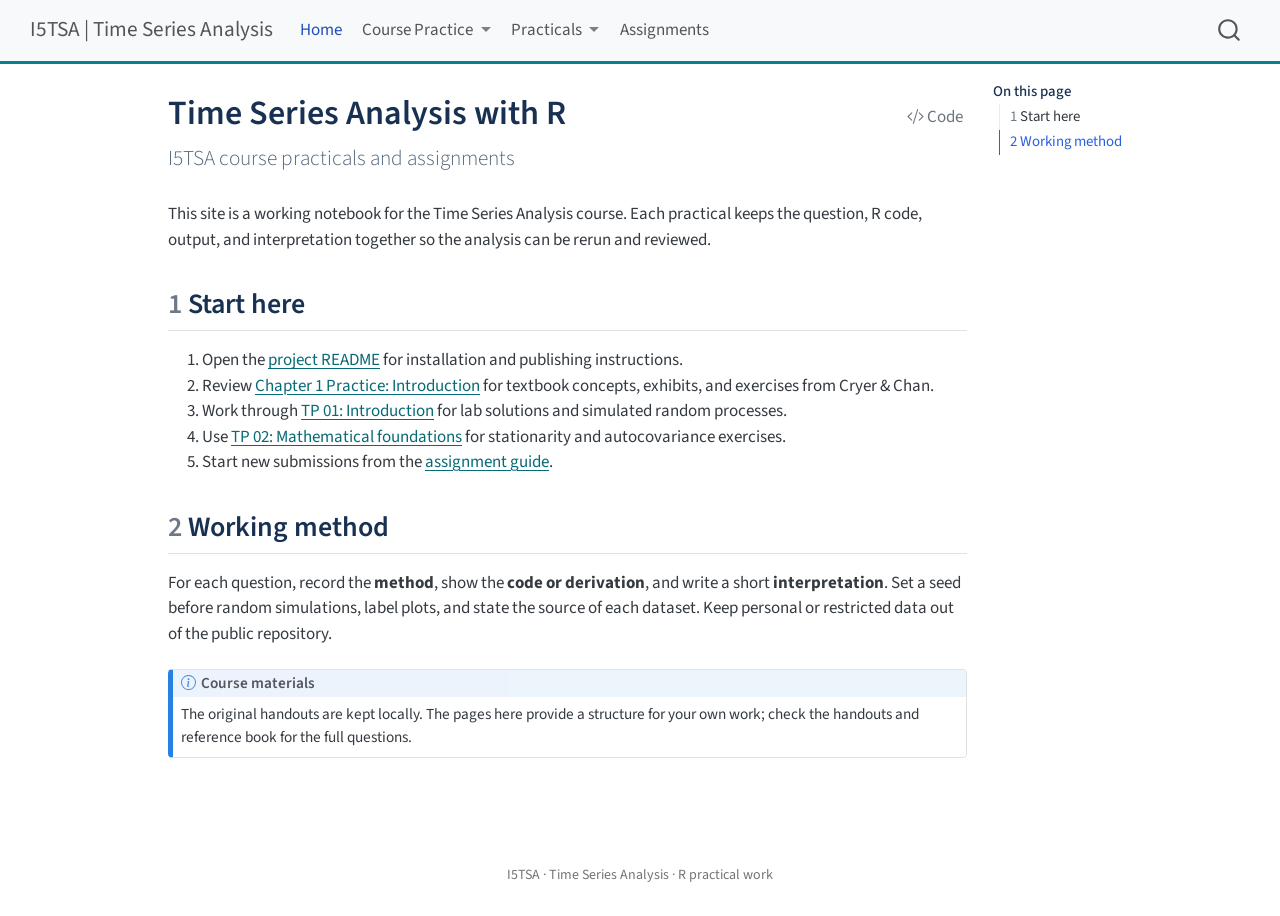
<file: index.html>
<!DOCTYPE html>
<html xmlns="http://www.w3.org/1999/xhtml" lang="en" xml:lang="en"><head>

<meta charset="utf-8">
<meta name="generator" content="quarto-1.11.9">

<meta name="viewport" content="width=device-width, initial-scale=1.0, user-scalable=yes">


<title>Time Series Analysis with R – I5TSA | Time Series Analysis</title>
<style>
/* Default styles provided by pandoc.
** See https://pandoc.org/MANUAL.html#variables-for-html for config info.
*/
span.smallcaps{font-variant: small-caps;}
div.columns{display: flex; gap: 1.5em;}
div.column{flex: auto;}
@media screen {
div.columns{gap: min(4vw, 1.5em);}
div.column{overflow-x: auto;}
}
div.hanging-indent{margin-left: 1.5em; text-indent: -1.5em;}
ul.task-list{list-style: none;}
ul.task-list li input[type="checkbox"] {
  width: 0.8em;
  margin: 0 0.8em 0.2em -1em; /* quarto-specific, see https://github.com/quarto-dev/quarto-cli/issues/4556 */ 
  vertical-align: middle;
}
/* CSS for syntax highlighting */
html { -webkit-text-size-adjust: 100%; }
pre > code.sourceCode { white-space: pre; position: relative; }
pre > code.sourceCode > span { display: inline-block; line-height: 1.25; }
pre > code.sourceCode > span:empty { height: 1.2em; }
.sourceCode { overflow: visible; }
code.sourceCode > span { color: inherit; text-decoration: inherit; }
div.sourceCode { margin: 1em 0; }
pre.sourceCode { margin: 0; }
@media screen {
div.sourceCode { overflow: auto; }
}
@media print {
pre > code.sourceCode { white-space: pre-wrap; }
pre > code.sourceCode > span { text-indent: -5em; padding-left: 5em; }
}
pre.numberSource code
  { counter-reset: source-line 0; }
pre.numberSource code > span
  { position: relative; left: -4em; counter-increment: source-line; }
pre.numberSource code > span > a:first-child::before
  { content: counter(source-line);
    position: relative; left: -1em; text-align: right; vertical-align: baseline;
    border: none; display: inline-block;
    -webkit-touch-callout: none; -webkit-user-select: none;
    -khtml-user-select: none; -moz-user-select: none;
    -ms-user-select: none; user-select: none;
    padding: 0 4px; width: 4em;
  }
pre.numberSource { margin-left: 3em;  padding-left: 4px; }
div.sourceCode
  {   }
@media screen {
pre > code.sourceCode > span > a:first-child::before { text-decoration: underline; }
}
</style>


<script src="site_libs/quarto-nav/quarto-nav.js"></script>
<script src="site_libs/quarto-nav/headroom.min.js"></script>
<script src="site_libs/clipboard/clipboard.min.js"></script>
<script src="site_libs/quarto-search/autocomplete.umd.js"></script>
<script src="site_libs/quarto-search/fuse.min.js"></script>
<script src="site_libs/quarto-search/quarto-search.js"></script>
<meta name="quarto:offset" content="./">
<script src="site_libs/quarto-html/quarto.js" type="module"></script>
<script src="site_libs/quarto-html/tabsets/tabsets.js" type="module"></script>
<script src="site_libs/quarto-html/scrollable-regions/scrollable-regions.js" type="module"></script>
<script src="site_libs/quarto-html/popper.min.js"></script>
<script src="site_libs/quarto-html/tippy.umd.min.js"></script>
<script src="site_libs/quarto-html/anchor.min.js"></script>
<link href="site_libs/quarto-html/tippy.css" rel="stylesheet">
<link href="site_libs/quarto-html/quarto-syntax-highlighting-63b5708e65d6cd79cd7618c58d0c21e7.css" rel="stylesheet" id="quarto-text-highlighting-styles">
<script src="site_libs/bootstrap/bootstrap.min.js"></script>
<link href="site_libs/bootstrap/bootstrap-icons.css" rel="stylesheet">
<link href="site_libs/bootstrap/bootstrap-b0bacdaee50ff9abb97ae013f25660d1.min.css" rel="stylesheet" append-hash="true" id="quarto-bootstrap" data-mode="light">
<script id="quarto-search-options" type="application/json">{
  "location": "navbar",
  "copy-button": false,
  "collapse-after": 3,
  "panel-placement": "end",
  "type": "overlay",
  "limit": 50,
  "keyboard-shortcut": [
    "f",
    "/",
    "s"
  ],
  "show-item-context": false,
  "language": {
    "search-no-results-text": "No results",
    "search-matching-documents-text": "matching documents",
    "search-copy-link-title": "Copy link to search",
    "search-hide-matches-text": "Hide additional matches",
    "search-more-match-text": "more match in this document",
    "search-more-matches-text": "more matches in this document",
    "search-clear-button-title": "Clear",
    "search-text-placeholder": "",
    "search-detached-cancel-button-title": "Cancel",
    "search-submit-button-title": "Submit",
    "search-label": "Search"
  }
}</script>


<link rel="stylesheet" href="styles.css">
</head>

<body class="nav-fixed quarto-light"><a id="quarto-skip-link" class="visually-hidden-focusable" href="#quarto-document-content">Skip to main content</a>

<div id="quarto-search-results"></div>
  <header id="quarto-header" class="headroom fixed-top">
    <nav class="navbar navbar-expand-lg " data-bs-theme="dark" aria-label="Site">
      <div class="navbar-container container-fluid">
      <div class="navbar-brand-container mx-auto">
    <a class="navbar-brand" href="./index.html">
    <span class="navbar-title">I5TSA | Time Series Analysis</span>
    </a>
  </div>
          <button class="navbar-toggler" type="button" data-bs-toggle="collapse" data-bs-target="#navbarCollapse" aria-controls="navbarCollapse" aria-expanded="false" aria-label="Toggle navigation" onclick="if (window.quartoToggleHeadroom) { window.quartoToggleHeadroom(); }">
  <span class="navbar-toggler-icon"></span>
</button>
          <div class="collapse navbar-collapse" id="navbarCollapse">
            <ul class="navbar-nav navbar-nav-scroll me-auto">
  <li class="nav-item">
    <a class="nav-link active" href="./index.html" aria-current="page"> 
<span class="menu-text">Home</span></a>
  </li>  
  <li class="nav-item dropdown ">
    <a class="nav-link dropdown-toggle" href="#" id="nav-menu-course-practice" role="link" data-bs-toggle="dropdown" aria-expanded="false">
 <span class="menu-text">Course Practice</span>
    </a>
    <ul class="dropdown-menu" aria-labelledby="nav-menu-course-practice">    
        <li>
    <a class="dropdown-item" href="./practice/ch01-introduction.html">
 <span class="dropdown-text">Ch 01 · Introduction</span></a>
  </li>  
        <li>
    <a class="dropdown-item" href="./practice/tsa-empirical-ar.html">
 <span class="dropdown-text">Ch 04 · Empirical AR(p) Modeling (Lynx)</span></a>
  </li>  
        <li>
    <a class="dropdown-item" href="./practice/tsa-financial-ar.html">
 <span class="dropdown-text">Ch 05 · Financial AR(p) Modeling (EuStockMarkets)</span></a>
  </li>  
        <li>
    <a class="dropdown-item" href="./practice/Gold_Price_Forecasting.html">
 <span class="dropdown-text">Gold Price Forecasting (5 Models)</span></a>
  </li>  
    </ul>
  </li>
  <li class="nav-item dropdown ">
    <a class="nav-link dropdown-toggle" href="#" id="nav-menu-practicals" role="link" data-bs-toggle="dropdown" aria-expanded="false">
 <span class="menu-text">Practicals</span>
    </a>
    <ul class="dropdown-menu" aria-labelledby="nav-menu-practicals">    
        <li>
    <a class="dropdown-item" href="./TP01/tp01.html">
 <span class="dropdown-text">TP 01 · Introduction</span></a>
  </li>  
        <li>
    <a class="dropdown-item" href="./TP02/tp02.html">
 <span class="dropdown-text">TP 02 · Mathematical foundations</span></a>
  </li>  
    </ul>
  </li>
  <li class="nav-item">
    <a class="nav-link" href="./assignments/index.html"> 
<span class="menu-text">Assignments</span></a>
  </li>  
</ul>
          </div> <!-- /navcollapse -->
            <div class="quarto-navbar-tools">
</div>
            <div id="quarto-search" class="" title="Search"></div>
      </div> <!-- /container-fluid -->
    </nav>
</header>
<!-- content -->
<div id="quarto-content" class="quarto-container page-columns page-rows-contents page-layout-article page-navbar">
<!-- sidebar -->
<!-- margin-sidebar -->
    <div id="quarto-margin-sidebar" class="sidebar margin-sidebar">
        <nav id="TOC" role="doc-toc" aria-labelledby="toc-title" class="toc-active">
    <h2 id="toc-title">On this page</h2>
   
  <ul>
  <li><a href="#start-here" id="toc-start-here" class="nav-link active" data-scroll-target="#start-here"><span class="header-section-number">1</span> Start here</a></li>
  <li><a href="#working-method" id="toc-working-method" class="nav-link" data-scroll-target="#working-method"><span class="header-section-number">2</span> Working method</a></li>
  </ul>
</nav>
    </div>
<!-- main -->
<main class="content" id="quarto-document-content" tabindex="-1">

<header id="title-block-header" class="quarto-title-block default">
<div class="quarto-title">
<div class="quarto-title-block"><div><h1 class="title">Time Series Analysis with R</h1><button type="button" class="btn code-tools-button" id="quarto-code-tools-source"><i class="bi"></i> Code</button></div></div>
<p class="subtitle lead">I5TSA course practicals and assignments</p>
</div>



<div class="quarto-title-meta">

    
  
    
  </div>
  


</header>


<p>This site is a working notebook for the Time Series Analysis course. Each practical keeps the question, R code, output, and interpretation together so the analysis can be rerun and reviewed.</p>
<section id="start-here" class="level2" data-number="1">
<h2 data-number="1" class="anchored" data-anchor-id="start-here"><span class="header-section-number">1</span> Start here</h2>
<ol type="1">
<li>Open the <a href="README.md">project README</a> for installation and publishing instructions.</li>
<li>Review <a href="./practice/ch01-introduction.html">Chapter 1 Practice: Introduction</a> for textbook concepts, exhibits, and exercises from Cryer &amp; Chan.</li>
<li>Work through <a href="./TP01/tp01.html">TP 01: Introduction</a> for lab solutions and simulated random processes.</li>
<li>Use <a href="./TP02/tp02.html">TP 02: Mathematical foundations</a> for stationarity and autocovariance exercises.</li>
<li>Start new submissions from the <a href="./assignments/index.html">assignment guide</a>.</li>
</ol>
</section>
<section id="working-method" class="level2" data-number="2">
<h2 data-number="2" class="anchored" data-anchor-id="working-method"><span class="header-section-number">2</span> Working method</h2>
<p>For each question, record the <strong>method</strong>, show the <strong>code or derivation</strong>, and write a short <strong>interpretation</strong>. Set a seed before random simulations, label plots, and state the source of each dataset. Keep personal or restricted data out of the public repository.</p>
<div class="callout callout-style-default callout-note callout-titled">
<div class="callout-header d-flex align-content-center">
<div class="callout-icon-container">
<i class="callout-icon"></i>
</div>
<div class="callout-title-container flex-fill">
<span class="screen-reader-only">Note</span>Course materials
</div>
</div>
<div class="callout-body-container callout-body">
<p>The original handouts are kept locally. The pages here provide a structure for your own work; check the handouts and reference book for the full questions.</p>
</div>
</div>


<!-- -->

</section>

</main> <!-- /main -->
<script id="quarto-html-after-body" type="application/javascript">
  window.document.addEventListener("DOMContentLoaded", function (event) {
    const icon = "";
    const anchorJS = new window.AnchorJS();
    anchorJS.options = {
      placement: 'right',
      icon: icon
    };
    anchorJS.add('.anchored');
    const isCodeAnnotation = (el) => {
      for (const clz of el.classList) {
        if (clz.startsWith('code-annotation-')) {                     
          return true;
        }
      }
      return false;
    }
    const onCopySuccess = function(e) {
      // button target
      const button = e.trigger;
      // don't keep focus
      button.blur();
      // flash "checked"
      button.classList.add('code-copy-button-checked');
      var currentTitle = button.getAttribute("title");
      button.setAttribute("title", "Copied!");
      let tooltip;
      if (window.bootstrap) {
        button.setAttribute("data-bs-toggle", "tooltip");
        button.setAttribute("data-bs-placement", "left");
        button.setAttribute("data-bs-title", "Copied!");
        tooltip = new bootstrap.Tooltip(button, 
          { trigger: "manual", 
            customClass: "code-copy-button-tooltip",
            offset: [0, -8]});
        tooltip.show();    
      }
      setTimeout(function() {
        if (tooltip) {
          tooltip.hide();
          button.removeAttribute("data-bs-title");
          button.removeAttribute("data-bs-toggle");
          button.removeAttribute("data-bs-placement");
        }
        button.setAttribute("title", currentTitle);
        button.classList.remove('code-copy-button-checked');
      }, 1000);
      // clear code selection
      e.clearSelection();
    }
    const getTextToCopy = function(trigger) {
      const outerScaffold = trigger.parentElement.cloneNode(true);
      const codeEl = outerScaffold.querySelector('code');
      for (const childEl of codeEl.children) {
        if (isCodeAnnotation(childEl)) {
          childEl.remove();
        }
      }
      return codeEl.innerText;
    }
    const clipboard = new window.ClipboardJS('.code-copy-button:not([data-in-quarto-modal])', {
      text: getTextToCopy
    });
    clipboard.on('success', onCopySuccess);
    if (window.document.getElementById('quarto-embedded-source-code-modal')) {
      const clipboardModal = new window.ClipboardJS('.code-copy-button[data-in-quarto-modal]', {
        text: getTextToCopy,
        container: window.document.getElementById('quarto-embedded-source-code-modal')
      });
      clipboardModal.on('success', onCopySuccess);
    }
    const viewSource = window.document.getElementById('quarto-view-source') ||
                       window.document.getElementById('quarto-code-tools-source');
    if (viewSource) {
      const sourceUrl = viewSource.getAttribute("data-quarto-source-url");
      viewSource.addEventListener("click", function(e) {
        if (sourceUrl) {
          // rstudio viewer pane
          if (/\bcapabilities=\b/.test(window.location)) {
            window.open(sourceUrl);
          } else {
            window.location.href = sourceUrl;
          }
        } else {
          const modal = new bootstrap.Modal(document.getElementById('quarto-embedded-source-code-modal'));
          modal.show();
        }
        return false;
      });
    }
    function toggleCodeHandler(show) {
      return function(e) {
        const cellDetails = window.document.querySelectorAll(".cell details.code-fold");
        for (let i=0; i<cellDetails.length; i++) {
          const details = cellDetails[i];
          if (show) {
            details.open = true;
          } else {
            details.removeAttribute("open");
          }
        }
        const cellCodeDivs = window.document.querySelectorAll(".cell div.sourceCode.cell-code");
        const fromCls = show ? "hidden" : "unhidden";
        const toCls = show ? "unhidden" : "hidden";
        for (let i=0; i<cellCodeDivs.length; i++) {
          const codeDiv = cellCodeDivs[i];
          if (codeDiv.classList.contains(fromCls)) {
            codeDiv.classList.remove(fromCls);
            codeDiv.classList.add(toCls);
          } 
        }
        return false;
      }
    }
    const hideAllCode = window.document.getElementById("quarto-hide-all-code");
    if (hideAllCode) {
      hideAllCode.addEventListener("click", toggleCodeHandler(false));
    }
    const showAllCode = window.document.getElementById("quarto-show-all-code");
    if (showAllCode) {
      showAllCode.addEventListener("click", toggleCodeHandler(true));
    }
      var localhostRegex = new RegExp(/^(?:http|https):\/\/localhost\:?[0-9]*\//);
      var mailtoRegex = new RegExp(/^mailto:/);
        var filterRegex = new RegExp('/' + window.location.host + '/');
      const newWindowLabel = "(opens in a new tab)";
      const newWindowNoteId = "quarto-ext-newwindow-label";
      // Links reference one hidden label through aria-describedby, so the
      // announcement never changes their accessible name.
      var describeNewWindow = (link) => {
        if (!window.document.getElementById(newWindowNoteId)) {
          var newWindowNote = window.document.createElement("span");
          newWindowNote.id = newWindowNoteId;
          newWindowNote.hidden = true;
          newWindowNote.textContent = newWindowLabel;
          window.document.body.appendChild(newWindowNote);
        }
        var describedBy = (link.getAttribute("aria-describedby") || "").split(/\s+/).filter(Boolean);
        if (!describedBy.includes(newWindowNoteId)) {
          describedBy.push(newWindowNoteId);
          link.setAttribute("aria-describedby", describedBy.join(" "));
        }
      }
      var isInternal = (href) => {
          return filterRegex.test(href) || localhostRegex.test(href) || mailtoRegex.test(href);
      }
      // Inspect non-navigation links and adorn them if external
      window.quartoDecorateExternalLinks = function (root) {
     var links = (root || window.document).querySelectorAll('a[href]:not(.nav-link):not(.navbar-brand):not(.toc-action):not(.sidebar-link):not(.sidebar-item-toggle):not(.pagination-link):not(.no-external):not([aria-hidden]):not(.dropdown-item):not(.quarto-navigation-tool):not(.about-link)');
      for (var i=0; i<links.length; i++) {
        const link = links[i];
        if (!isInternal(link.href)) {
          // undo the damage that might have been done by quarto-nav.js in the case of
          // links that we want to consider external
          if (link.dataset.originalHref !== undefined) {
            link.href = link.dataset.originalHref;
          }
            // target, if specified
            link.setAttribute("target", "_blank");
            if (link.getAttribute("rel") === null) {
              link.setAttribute("rel", "noopener");
            }
            describeNewWindow(link);
          if (!link.classList.contains('no-external-icon')) {
          }
        }
      }
      };
      window.quartoDecorateExternalLinks(window.document);
    // Esc closes the popup (WCAG 1.4.13) and focus leaving both trigger and
    // popup closes it (WCAG 2.4.11); tippy handles neither for interactive popups.
    const hideOnEscAndFocusOut = {
      name: 'hideOnEscAndFocusOut',
      defaultValue: true,
      fn(instance) {
        const dismiss = () => {
          // A show scheduled by the trigger delay would otherwise reopen it
          instance.clearDelayTimeouts();
          instance.hide();
        };
        const onKeyDown = (event) => {
          if (event.key !== 'Escape') {
            return;
          }
          // Keep Esc from also reaching page handlers (e.g. reveal.js overview),
          // except an open reveal.js slide menu, which Esc should close too.
          // The menu handles keys only when its keyboard option is on.
          const menuHandlesEsc = window.Reveal?.getPlugin?.('menu')?.isOpen() &&
            window.Reveal.getConfig().menu?.keyboard !== false;
          if (!menuHandlesEsc) {
            event.stopPropagation();
          }
          if (instance.popper.contains(window.document.activeElement)) {
            // Disabled while refocusing so the focus trigger does not reopen it
            instance.disable();
            instance.reference.focus();
            instance.enable();
          }
          dismiss();
        };
        const onFocusOut = (event) => {
          const target = event.relatedTarget;
          if (target && !instance.reference.contains(target) &&
              !instance.popper.contains(target)) {
            dismiss();
          }
        };
        // On the trigger too: a click trigger (code-annotations: select) has no
        // blur handling. Attached for the instance's lifetime so leaving the
        // trigger also cancels a show still pending on the trigger delay.
        instance.reference.addEventListener('focusout', onFocusOut);
        return {
          onShow() {
            window.document.addEventListener('keydown', onKeyDown, true);
            instance.popper.addEventListener('focusout', onFocusOut);
          },
          onHide() {
            window.document.removeEventListener('keydown', onKeyDown, true);
            instance.popper.removeEventListener('focusout', onFocusOut);
          },
          onDestroy() {
            instance.reference.removeEventListener('focusout', onFocusOut);
          },
        };
      },
    };
    function tippyHover(el, contentFn, onTriggerFn, onUntriggerFn) {
      const config = {
        allowHTML: true,
        maxWidth: 500,
        delay: 100,
        arrow: false,
        appendTo: function(el) {
            return el.parentElement;
        },
        interactive: true,
        interactiveBorder: 10,
        theme: 'quarto',
        placement: 'bottom-start',
        plugins: [hideOnEscAndFocusOut],
      };
      if (contentFn) {
        config.content = contentFn;
      }
      if (onTriggerFn) {
        config.onTrigger = onTriggerFn;
      }
      if (onUntriggerFn) {
        config.onUntrigger = onUntriggerFn;
      }
      window.tippy(el, config); 
    }
    const noterefs = window.document.querySelectorAll('a[role="doc-noteref"]');
    for (var i=0; i<noterefs.length; i++) {
      const ref = noterefs[i];
      tippyHover(ref, function() {
        // use id or data attribute instead here
        let href = ref.getAttribute('data-footnote-href') || ref.getAttribute('href');
        try { href = new URL(href).hash; } catch {}
        const id = href.replace(/^#\/?/, "");
        const note = window.document.getElementById(id);
        if (note) {
          return note.innerHTML;
        } else {
          return "";
        }
      });
    }
    const xrefs = window.document.querySelectorAll('a.quarto-xref');
    const processXRef = (id, note) => {
      // Strip column container classes
      const stripColumnClz = (el) => {
        el.classList.remove("page-full", "page-columns");
        if (el.children) {
          for (const child of el.children) {
            stripColumnClz(child);
          }
        }
      }
      stripColumnClz(note)
      if (id === null || id.startsWith('sec-')) {
        // Special case sections, only their first couple elements
        const container = document.createElement("div");
        if (note.children && note.children.length > 2) {
          container.appendChild(note.children[0].cloneNode(true));
          for (let i = 1; i < note.children.length; i++) {
            const child = note.children[i];
            if (child.tagName === "P" && child.innerText === "") {
              continue;
            } else {
              container.appendChild(child.cloneNode(true));
              break;
            }
          }
          if (window.Quarto?.typesetMath) {
            window.Quarto.typesetMath(container);
          }
          return container.innerHTML
        } else {
          if (window.Quarto?.typesetMath) {
            window.Quarto.typesetMath(note);
          }
          return note.innerHTML;
        }
      } else {
        // Remove any anchor links if they are present
        const anchorLink = note.querySelector('a.anchorjs-link');
        if (anchorLink) {
          anchorLink.remove();
        }
        if (window.Quarto?.typesetMath) {
          window.Quarto.typesetMath(note);
        }
        if (note.classList.contains("callout")) {
          return note.outerHTML;
        } else {
          return note.innerHTML;
        }
      }
    }
    for (var i=0; i<xrefs.length; i++) {
      const xref = xrefs[i];
      tippyHover(xref, undefined, function(instance) {
        instance.disable();
        let url = xref.getAttribute('href');
        let hash = undefined; 
        if (url.startsWith('#')) {
          hash = url;
        } else {
          try { hash = new URL(url).hash; } catch {}
        }
        if (hash) {
          const id = hash.replace(/^#\/?/, "");
          const note = window.document.getElementById(id);
          if (note !== null) {
            try {
              const html = processXRef(id, note.cloneNode(true));
              instance.setContent(html);
            } finally {
              instance.enable();
              instance.show();
            }
          } else {
            // See if we can fetch this
            fetch(url.split('#')[0])
            .then(res => res.text())
            .then(html => {
              const parser = new DOMParser();
              const htmlDoc = parser.parseFromString(html, "text/html");
              const note = htmlDoc.getElementById(id);
              if (note !== null) {
                const html = processXRef(id, note);
                instance.setContent(html);
              } 
            }).finally(() => {
              instance.enable();
              instance.show();
            });
          }
        } else {
          // See if we can fetch a full url (with no hash to target)
          // This is a special case and we should probably do some content thinning / targeting
          fetch(url)
          .then(res => res.text())
          .then(html => {
            const parser = new DOMParser();
            const htmlDoc = parser.parseFromString(html, "text/html");
            const note = htmlDoc.querySelector('main.content');
            if (note !== null) {
              // This should only happen for chapter cross references
              // (since there is no id in the URL)
              // remove the first header
              if (note.children.length > 0 && note.children[0].tagName === "HEADER") {
                note.children[0].remove();
              }
              const html = processXRef(null, note);
              instance.setContent(html);
            } 
          }).finally(() => {
            instance.enable();
            instance.show();
          });
        }
      }, function(instance) {
      });
    }
        let selectedAnnoteEl;
        const selectorForAnnotation = ( cell, annotation) => {
          let cellAttr = 'data-code-cell="' + cell + '"';
          let lineAttr = 'data-code-annotation="' +  annotation + '"';
          const selector = 'span[' + cellAttr + '][' + lineAttr + ']';
          return selector;
        }
        const selectCodeLines = (annoteEl) => {
          const doc = window.document;
          const targetCell = annoteEl.getAttribute("data-target-cell");
          const targetAnnotation = annoteEl.getAttribute("data-target-annotation");
          const annoteSpan = window.document.querySelector(selectorForAnnotation(targetCell, targetAnnotation));
          const lines = annoteSpan.getAttribute("data-code-lines").split(",");
          const lineIds = lines.map((line) => {
            return targetCell + "-" + line;
          })
          // Each band is positioned against its own containing block, which is
          // not the offsetParent of the lines, so place it from client rects.
          const placeBand = (band, firstEl, lastEl, codeBlock) => {
            const container = band.offsetParent;
            if (container === null) {
              return;
            }
            const containerRect = container.getBoundingClientRect();
            // Reveal.js scales slides with a transform, so convert client
            // pixels back to the CSS pixels of the container.
            const scale = containerRect.height / container.offsetHeight || 1;
            const firstRect = firstEl.getBoundingClientRect();
            const lastRect = lastEl.getBoundingClientRect();
            const top = (firstRect.top - containerRect.top) / scale - container.clientTop + container.scrollTop;
            const height = (lastRect.bottom - firstRect.top) / scale;
            band.style.top = top - 2 + "px";
            band.style.height = height + 4 + "px";
            if (codeBlock) {
              // Without the copy button wrapper, the containing block is wider
              // than the code block, so span the code block explicitly.
              const blockRect = codeBlock.getBoundingClientRect();
              band.style.left = (blockRect.left - containerRect.left) / scale - container.clientLeft + container.scrollLeft + "px";
              band.style.width = blockRect.width / scale + "px";
            }
          };
          if (lineIds.length > 0) {
            const el = window.document.getElementById(lineIds[0]);
            const lastEl = window.document.getElementById(lineIds[lineIds.length - 1]);
            const parent = el.parentElement.parentElement;
            // cook up a div (if necessary) and position it
            let div = window.document.getElementById("code-annotation-line-highlight");
            if (div === null) {
              div = window.document.createElement("div");
              div.setAttribute("id", "code-annotation-line-highlight");
              div.style.position = 'absolute';
              parent.appendChild(div);
            }
            placeBand(div, el, lastEl, parent.closest("div.sourceCode") || parent);
            let gutterDiv = window.document.getElementById("code-annotation-line-highlight-gutter");
            if (gutterDiv === null) {
              gutterDiv = window.document.createElement("div");
              gutterDiv.setAttribute("id", "code-annotation-line-highlight-gutter");
              gutterDiv.style.position = 'absolute';
              const codeCell = window.document.getElementById(targetCell);
              const gutter = codeCell.querySelector('.code-annotation-gutter');
              gutter.appendChild(gutterDiv);
            }
            placeBand(gutterDiv, el, lastEl);
            selectedAnnoteEl = annoteEl;
          }
        };
        const unselectCodeLines = () => {
          const elementsIds = ["code-annotation-line-highlight", "code-annotation-line-highlight-gutter"];
          elementsIds.forEach((elId) => {
            const div = window.document.getElementById(elId);
            if (div) {
              div.remove();
            }
          });
          selectedAnnoteEl = undefined;
        };
          // Handle positioning of the toggle
      window.addEventListener(
        "resize",
        throttle(() => {
          elRect = undefined;
          if (selectedAnnoteEl) {
            selectCodeLines(selectedAnnoteEl);
          }
        }, 10)
      );
      function throttle(fn, ms) {
      let throttle = false;
      let timer;
        return (...args) => {
          if(!throttle) { // first call gets through
              fn.apply(this, args);
              throttle = true;
          } else { // all the others get throttled
              if(timer) clearTimeout(timer); // cancel #2
              timer = setTimeout(() => {
                fn.apply(this, args);
                timer = throttle = false;
              }, ms);
          }
        };
      }
        // Attach click handler to the DT
        const annoteDls = window.document.querySelectorAll('dt[data-target-cell]');
        for (const annoteDlNode of annoteDls) {
          annoteDlNode.addEventListener('click', (event) => {
            const clickedEl = event.target;
            if (clickedEl !== selectedAnnoteEl) {
              unselectCodeLines();
              const activeEl = window.document.querySelector('dt[data-target-cell].code-annotation-active');
              if (activeEl) {
                activeEl.classList.remove('code-annotation-active');
              }
              selectCodeLines(clickedEl);
              clickedEl.classList.add('code-annotation-active');
            } else {
              // Unselect the line
              unselectCodeLines();
              clickedEl.classList.remove('code-annotation-active');
            }
          });
        }
    const findCites = (el) => {
      const parentEl = el.parentElement;
      if (parentEl) {
        const cites = parentEl.dataset.cites;
        if (cites) {
          return {
            el,
            cites: cites.split(' ')
          };
        } else {
          return findCites(el.parentElement)
        }
      } else {
        return undefined;
      }
    };
    var bibliorefs = window.document.querySelectorAll('a[role="doc-biblioref"]');
    for (var i=0; i<bibliorefs.length; i++) {
      const ref = bibliorefs[i];
      const citeInfo = findCites(ref);
      if (citeInfo) {
        tippyHover(citeInfo.el, function() {
          var popup = window.document.createElement('div');
          citeInfo.cites.forEach(function(cite) {
            var citeDiv = window.document.createElement('div');
            citeDiv.classList.add('hanging-indent');
            citeDiv.classList.add('csl-entry');
            var biblioDiv = window.document.getElementById('ref-' + cite);
            if (biblioDiv) {
              citeDiv.innerHTML = biblioDiv.innerHTML;
            }
            popup.appendChild(citeDiv);
          });
          return popup.innerHTML;
        });
      }
    }
  });
  </script>
  <script type="application/javascript">
  window.quartoScrollableRegionsLabels = {"code":"Scrollable code","output":"Scrollable output"};
  </script><div class="modal fade" id="quarto-embedded-source-code-modal" tabindex="-1" aria-labelledby="quarto-embedded-source-code-modal-label" aria-hidden="true"><div class="modal-dialog modal-dialog-scrollable"><div class="modal-content"><div class="modal-header"><h5 class="modal-title" id="quarto-embedded-source-code-modal-label">Source Code</h5><button class="btn-close" data-bs-dismiss="modal"></button></div><div class="modal-body"><div class="">
<div class="code-copy-outer-scaffold"><div class="sourceCode" id="cb1" data-shortcodes="false"><pre class="sourceCode markdown code-with-copy"><code class="sourceCode markdown"><span id="cb1-1"><a href="#cb1-1" aria-hidden="true" tabindex="-1"></a><span class="co">---</span></span>
<span id="cb1-2"><a href="#cb1-2" aria-hidden="true" tabindex="-1"></a><span class="an">title:</span><span class="co"> "Time Series Analysis with R"</span></span>
<span id="cb1-3"><a href="#cb1-3" aria-hidden="true" tabindex="-1"></a><span class="an">subtitle:</span><span class="co"> "I5TSA course practicals and assignments"</span></span>
<span id="cb1-4"><a href="#cb1-4" aria-hidden="true" tabindex="-1"></a><span class="co">---</span></span>
<span id="cb1-5"><a href="#cb1-5" aria-hidden="true" tabindex="-1"></a></span>
<span id="cb1-6"><a href="#cb1-6" aria-hidden="true" tabindex="-1"></a>This site is a working notebook for the Time Series Analysis course. Each practical keeps the question, R code, output, and interpretation together so the analysis can be rerun and reviewed.</span>
<span id="cb1-7"><a href="#cb1-7" aria-hidden="true" tabindex="-1"></a></span>
<span id="cb1-8"><a href="#cb1-8" aria-hidden="true" tabindex="-1"></a><span class="fu">## Start here</span></span>
<span id="cb1-9"><a href="#cb1-9" aria-hidden="true" tabindex="-1"></a></span>
<span id="cb1-10"><a href="#cb1-10" aria-hidden="true" tabindex="-1"></a><span class="ss">1. </span>Open the <span class="co">[</span><span class="ot">project README</span><span class="co">](README.md)</span> for installation and publishing instructions.</span>
<span id="cb1-11"><a href="#cb1-11" aria-hidden="true" tabindex="-1"></a><span class="ss">2. </span>Review <span class="co">[</span><span class="ot">Chapter 1 Practice: Introduction</span><span class="co">](practice/ch01-introduction.qmd)</span> for textbook concepts, exhibits, and exercises from Cryer &amp; Chan.</span>
<span id="cb1-12"><a href="#cb1-12" aria-hidden="true" tabindex="-1"></a><span class="ss">3. </span>Work through <span class="co">[</span><span class="ot">TP 01: Introduction</span><span class="co">](TP01/tp01.qmd)</span> for lab solutions and simulated random processes.</span>
<span id="cb1-13"><a href="#cb1-13" aria-hidden="true" tabindex="-1"></a><span class="ss">4. </span>Use <span class="co">[</span><span class="ot">TP 02: Mathematical foundations</span><span class="co">](TP02/tp02.qmd)</span> for stationarity and autocovariance exercises.</span>
<span id="cb1-14"><a href="#cb1-14" aria-hidden="true" tabindex="-1"></a><span class="ss">5. </span>Start new submissions from the <span class="co">[</span><span class="ot">assignment guide</span><span class="co">](assignments/index.qmd)</span>.</span>
<span id="cb1-15"><a href="#cb1-15" aria-hidden="true" tabindex="-1"></a></span>
<span id="cb1-16"><a href="#cb1-16" aria-hidden="true" tabindex="-1"></a><span class="fu">## Working method</span></span>
<span id="cb1-17"><a href="#cb1-17" aria-hidden="true" tabindex="-1"></a></span>
<span id="cb1-18"><a href="#cb1-18" aria-hidden="true" tabindex="-1"></a>For each question, record the **method**, show the **code or derivation**, and write a short **interpretation**. Set a seed before random simulations, label plots, and state the source of each dataset. Keep personal or restricted data out of the public repository.</span>
<span id="cb1-19"><a href="#cb1-19" aria-hidden="true" tabindex="-1"></a></span>
<span id="cb1-20"><a href="#cb1-20" aria-hidden="true" tabindex="-1"></a>::: {.callout-note}</span>
<span id="cb1-21"><a href="#cb1-21" aria-hidden="true" tabindex="-1"></a><span class="fu">## Course materials</span></span>
<span id="cb1-22"><a href="#cb1-22" aria-hidden="true" tabindex="-1"></a></span>
<span id="cb1-23"><a href="#cb1-23" aria-hidden="true" tabindex="-1"></a>The original handouts are kept locally. The pages here provide a structure for your own work; check the handouts and reference book for the full questions.</span>
<span id="cb1-24"><a href="#cb1-24" aria-hidden="true" tabindex="-1"></a>:::</span></code></pre></div><button title="Copy to Clipboard" class="code-copy-button" data-in-quarto-modal=""><i class="bi"></i></button></div>
</div></div></div></div></div>
</div> <!-- /content -->
<footer class="footer">
  <div class="nav-footer">
    <div class="nav-footer-left">
      &nbsp;
    </div>   
    <div class="nav-footer-center">
<p>I5TSA · Time Series Analysis · R practical work</p>
</div>
    <div class="nav-footer-right">
      &nbsp;
    </div>
  </div>
</footer>




</body></html>
</file>
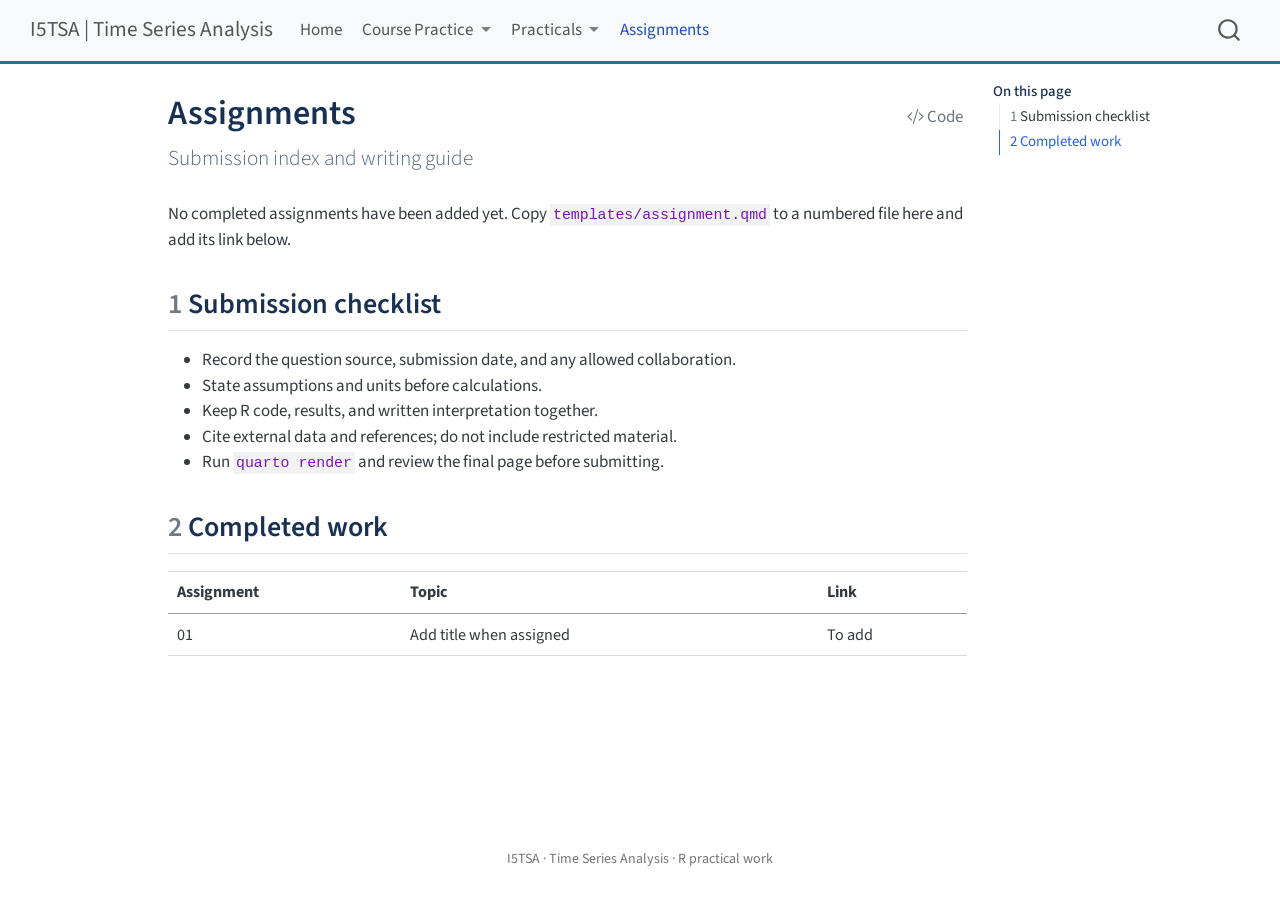
<file: assignments/index.html>
<!DOCTYPE html>
<html xmlns="http://www.w3.org/1999/xhtml" lang="en" xml:lang="en"><head>

<meta charset="utf-8">
<meta name="generator" content="quarto-1.11.9">

<meta name="viewport" content="width=device-width, initial-scale=1.0, user-scalable=yes">


<title>Assignments – I5TSA | Time Series Analysis</title>
<style>
/* Default styles provided by pandoc.
** See https://pandoc.org/MANUAL.html#variables-for-html for config info.
*/
span.smallcaps{font-variant: small-caps;}
div.columns{display: flex; gap: 1.5em;}
div.column{flex: auto;}
@media screen {
div.columns{gap: min(4vw, 1.5em);}
div.column{overflow-x: auto;}
}
div.hanging-indent{margin-left: 1.5em; text-indent: -1.5em;}
ul.task-list{list-style: none;}
ul.task-list li input[type="checkbox"] {
  width: 0.8em;
  margin: 0 0.8em 0.2em -1em; /* quarto-specific, see https://github.com/quarto-dev/quarto-cli/issues/4556 */ 
  vertical-align: middle;
}
/* CSS for syntax highlighting */
html { -webkit-text-size-adjust: 100%; }
pre > code.sourceCode { white-space: pre; position: relative; }
pre > code.sourceCode > span { display: inline-block; line-height: 1.25; }
pre > code.sourceCode > span:empty { height: 1.2em; }
.sourceCode { overflow: visible; }
code.sourceCode > span { color: inherit; text-decoration: inherit; }
div.sourceCode { margin: 1em 0; }
pre.sourceCode { margin: 0; }
@media screen {
div.sourceCode { overflow: auto; }
}
@media print {
pre > code.sourceCode { white-space: pre-wrap; }
pre > code.sourceCode > span { text-indent: -5em; padding-left: 5em; }
}
pre.numberSource code
  { counter-reset: source-line 0; }
pre.numberSource code > span
  { position: relative; left: -4em; counter-increment: source-line; }
pre.numberSource code > span > a:first-child::before
  { content: counter(source-line);
    position: relative; left: -1em; text-align: right; vertical-align: baseline;
    border: none; display: inline-block;
    -webkit-touch-callout: none; -webkit-user-select: none;
    -khtml-user-select: none; -moz-user-select: none;
    -ms-user-select: none; user-select: none;
    padding: 0 4px; width: 4em;
  }
pre.numberSource { margin-left: 3em;  padding-left: 4px; }
div.sourceCode
  {   }
@media screen {
pre > code.sourceCode > span > a:first-child::before { text-decoration: underline; }
}
</style>


<script src="../site_libs/quarto-nav/quarto-nav.js"></script>
<script src="../site_libs/quarto-nav/headroom.min.js"></script>
<script src="../site_libs/clipboard/clipboard.min.js"></script>
<script src="../site_libs/quarto-search/autocomplete.umd.js"></script>
<script src="../site_libs/quarto-search/fuse.min.js"></script>
<script src="../site_libs/quarto-search/quarto-search.js"></script>
<meta name="quarto:offset" content="../">
<script src="../site_libs/quarto-html/quarto.js" type="module"></script>
<script src="../site_libs/quarto-html/tabsets/tabsets.js" type="module"></script>
<script src="../site_libs/quarto-html/scrollable-regions/scrollable-regions.js" type="module"></script>
<script src="../site_libs/quarto-html/popper.min.js"></script>
<script src="../site_libs/quarto-html/tippy.umd.min.js"></script>
<script src="../site_libs/quarto-html/anchor.min.js"></script>
<link href="../site_libs/quarto-html/tippy.css" rel="stylesheet">
<link href="../site_libs/quarto-html/quarto-syntax-highlighting-63b5708e65d6cd79cd7618c58d0c21e7.css" rel="stylesheet" id="quarto-text-highlighting-styles">
<script src="../site_libs/bootstrap/bootstrap.min.js"></script>
<link href="../site_libs/bootstrap/bootstrap-icons.css" rel="stylesheet">
<link href="../site_libs/bootstrap/bootstrap-b0bacdaee50ff9abb97ae013f25660d1.min.css" rel="stylesheet" append-hash="true" id="quarto-bootstrap" data-mode="light">
<script id="quarto-search-options" type="application/json">{
  "location": "navbar",
  "copy-button": false,
  "collapse-after": 3,
  "panel-placement": "end",
  "type": "overlay",
  "limit": 50,
  "keyboard-shortcut": [
    "f",
    "/",
    "s"
  ],
  "show-item-context": false,
  "language": {
    "search-no-results-text": "No results",
    "search-matching-documents-text": "matching documents",
    "search-copy-link-title": "Copy link to search",
    "search-hide-matches-text": "Hide additional matches",
    "search-more-match-text": "more match in this document",
    "search-more-matches-text": "more matches in this document",
    "search-clear-button-title": "Clear",
    "search-text-placeholder": "",
    "search-detached-cancel-button-title": "Cancel",
    "search-submit-button-title": "Submit",
    "search-label": "Search"
  }
}</script>


<link rel="stylesheet" href="../styles.css">
</head>

<body class="nav-fixed quarto-light"><a id="quarto-skip-link" class="visually-hidden-focusable" href="#quarto-document-content">Skip to main content</a>

<div id="quarto-search-results"></div>
  <header id="quarto-header" class="headroom fixed-top">
    <nav class="navbar navbar-expand-lg " data-bs-theme="dark" aria-label="Site">
      <div class="navbar-container container-fluid">
      <div class="navbar-brand-container mx-auto">
    <a class="navbar-brand" href="../index.html">
    <span class="navbar-title">I5TSA | Time Series Analysis</span>
    </a>
  </div>
          <button class="navbar-toggler" type="button" data-bs-toggle="collapse" data-bs-target="#navbarCollapse" aria-controls="navbarCollapse" aria-expanded="false" aria-label="Toggle navigation" onclick="if (window.quartoToggleHeadroom) { window.quartoToggleHeadroom(); }">
  <span class="navbar-toggler-icon"></span>
</button>
          <div class="collapse navbar-collapse" id="navbarCollapse">
            <ul class="navbar-nav navbar-nav-scroll me-auto">
  <li class="nav-item">
    <a class="nav-link" href="../index.html"> 
<span class="menu-text">Home</span></a>
  </li>  
  <li class="nav-item dropdown ">
    <a class="nav-link dropdown-toggle" href="#" id="nav-menu-course-practice" role="link" data-bs-toggle="dropdown" aria-expanded="false">
 <span class="menu-text">Course Practice</span>
    </a>
    <ul class="dropdown-menu" aria-labelledby="nav-menu-course-practice">    
        <li>
    <a class="dropdown-item" href="../practice/ch01-introduction.html">
 <span class="dropdown-text">Ch 01 · Introduction</span></a>
  </li>  
        <li>
    <a class="dropdown-item" href="../practice/tsa-empirical-ar.html">
 <span class="dropdown-text">Ch 04 · Empirical AR(p) Modeling (Lynx)</span></a>
  </li>  
        <li>
    <a class="dropdown-item" href="../practice/tsa-financial-ar.html">
 <span class="dropdown-text">Ch 05 · Financial AR(p) Modeling (EuStockMarkets)</span></a>
  </li>  
        <li>
    <a class="dropdown-item" href="../practice/Gold_Price_Forecasting.html">
 <span class="dropdown-text">Gold Price Forecasting (5 Models)</span></a>
  </li>  
    </ul>
  </li>
  <li class="nav-item dropdown ">
    <a class="nav-link dropdown-toggle" href="#" id="nav-menu-practicals" role="link" data-bs-toggle="dropdown" aria-expanded="false">
 <span class="menu-text">Practicals</span>
    </a>
    <ul class="dropdown-menu" aria-labelledby="nav-menu-practicals">    
        <li>
    <a class="dropdown-item" href="../TP01/tp01.html">
 <span class="dropdown-text">TP 01 · Introduction</span></a>
  </li>  
        <li>
    <a class="dropdown-item" href="../TP02/tp02.html">
 <span class="dropdown-text">TP 02 · Mathematical foundations</span></a>
  </li>  
    </ul>
  </li>
  <li class="nav-item">
    <a class="nav-link active" href="../assignments/index.html" aria-current="page"> 
<span class="menu-text">Assignments</span></a>
  </li>  
</ul>
          </div> <!-- /navcollapse -->
            <div class="quarto-navbar-tools">
</div>
            <div id="quarto-search" class="" title="Search"></div>
      </div> <!-- /container-fluid -->
    </nav>
</header>
<!-- content -->
<div id="quarto-content" class="quarto-container page-columns page-rows-contents page-layout-article page-navbar">
<!-- sidebar -->
<!-- margin-sidebar -->
    <div id="quarto-margin-sidebar" class="sidebar margin-sidebar">
        <nav id="TOC" role="doc-toc" aria-labelledby="toc-title" class="toc-active">
    <h2 id="toc-title">On this page</h2>
   
  <ul>
  <li><a href="#submission-checklist" id="toc-submission-checklist" class="nav-link active" data-scroll-target="#submission-checklist"><span class="header-section-number">1</span> Submission checklist</a></li>
  <li><a href="#completed-work" id="toc-completed-work" class="nav-link" data-scroll-target="#completed-work"><span class="header-section-number">2</span> Completed work</a></li>
  </ul>
</nav>
    </div>
<!-- main -->
<main class="content" id="quarto-document-content" tabindex="-1">

<header id="title-block-header" class="quarto-title-block default">
<div class="quarto-title">
<div class="quarto-title-block"><div><h1 class="title">Assignments</h1><button type="button" class="btn code-tools-button" id="quarto-code-tools-source"><i class="bi"></i> Code</button></div></div>
<p class="subtitle lead">Submission index and writing guide</p>
</div>



<div class="quarto-title-meta">

    
  
    
  </div>
  


</header>


<p>No completed assignments have been added yet. Copy <code>templates/assignment.qmd</code> to a numbered file here and add its link below.</p>
<section id="submission-checklist" class="level2" data-number="1">
<h2 data-number="1" class="anchored" data-anchor-id="submission-checklist"><span class="header-section-number">1</span> Submission checklist</h2>
<ul>
<li>Record the question source, submission date, and any allowed collaboration.</li>
<li>State assumptions and units before calculations.</li>
<li>Keep R code, results, and written interpretation together.</li>
<li>Cite external data and references; do not include restricted material.</li>
<li>Run <code>quarto render</code> and review the final page before submitting.</li>
</ul>
</section>
<section id="completed-work" class="level2" data-number="2">
<h2 data-number="2" class="anchored" data-anchor-id="completed-work"><span class="header-section-number">2</span> Completed work</h2>
<table class="caption-top table">
<thead>
<tr class="header">
<th>Assignment</th>
<th>Topic</th>
<th>Link</th>
</tr>
</thead>
<tbody>
<tr class="odd">
<td>01</td>
<td>Add title when assigned</td>
<td>To add</td>
</tr>
</tbody>
</table>


<!-- -->

</section>

</main> <!-- /main -->
<script id="quarto-html-after-body" type="application/javascript">
  window.document.addEventListener("DOMContentLoaded", function (event) {
    const icon = "";
    const anchorJS = new window.AnchorJS();
    anchorJS.options = {
      placement: 'right',
      icon: icon
    };
    anchorJS.add('.anchored');
    const isCodeAnnotation = (el) => {
      for (const clz of el.classList) {
        if (clz.startsWith('code-annotation-')) {                     
          return true;
        }
      }
      return false;
    }
    const onCopySuccess = function(e) {
      // button target
      const button = e.trigger;
      // don't keep focus
      button.blur();
      // flash "checked"
      button.classList.add('code-copy-button-checked');
      var currentTitle = button.getAttribute("title");
      button.setAttribute("title", "Copied!");
      let tooltip;
      if (window.bootstrap) {
        button.setAttribute("data-bs-toggle", "tooltip");
        button.setAttribute("data-bs-placement", "left");
        button.setAttribute("data-bs-title", "Copied!");
        tooltip = new bootstrap.Tooltip(button, 
          { trigger: "manual", 
            customClass: "code-copy-button-tooltip",
            offset: [0, -8]});
        tooltip.show();    
      }
      setTimeout(function() {
        if (tooltip) {
          tooltip.hide();
          button.removeAttribute("data-bs-title");
          button.removeAttribute("data-bs-toggle");
          button.removeAttribute("data-bs-placement");
        }
        button.setAttribute("title", currentTitle);
        button.classList.remove('code-copy-button-checked');
      }, 1000);
      // clear code selection
      e.clearSelection();
    }
    const getTextToCopy = function(trigger) {
      const outerScaffold = trigger.parentElement.cloneNode(true);
      const codeEl = outerScaffold.querySelector('code');
      for (const childEl of codeEl.children) {
        if (isCodeAnnotation(childEl)) {
          childEl.remove();
        }
      }
      return codeEl.innerText;
    }
    const clipboard = new window.ClipboardJS('.code-copy-button:not([data-in-quarto-modal])', {
      text: getTextToCopy
    });
    clipboard.on('success', onCopySuccess);
    if (window.document.getElementById('quarto-embedded-source-code-modal')) {
      const clipboardModal = new window.ClipboardJS('.code-copy-button[data-in-quarto-modal]', {
        text: getTextToCopy,
        container: window.document.getElementById('quarto-embedded-source-code-modal')
      });
      clipboardModal.on('success', onCopySuccess);
    }
    const viewSource = window.document.getElementById('quarto-view-source') ||
                       window.document.getElementById('quarto-code-tools-source');
    if (viewSource) {
      const sourceUrl = viewSource.getAttribute("data-quarto-source-url");
      viewSource.addEventListener("click", function(e) {
        if (sourceUrl) {
          // rstudio viewer pane
          if (/\bcapabilities=\b/.test(window.location)) {
            window.open(sourceUrl);
          } else {
            window.location.href = sourceUrl;
          }
        } else {
          const modal = new bootstrap.Modal(document.getElementById('quarto-embedded-source-code-modal'));
          modal.show();
        }
        return false;
      });
    }
    function toggleCodeHandler(show) {
      return function(e) {
        const cellDetails = window.document.querySelectorAll(".cell details.code-fold");
        for (let i=0; i<cellDetails.length; i++) {
          const details = cellDetails[i];
          if (show) {
            details.open = true;
          } else {
            details.removeAttribute("open");
          }
        }
        const cellCodeDivs = window.document.querySelectorAll(".cell div.sourceCode.cell-code");
        const fromCls = show ? "hidden" : "unhidden";
        const toCls = show ? "unhidden" : "hidden";
        for (let i=0; i<cellCodeDivs.length; i++) {
          const codeDiv = cellCodeDivs[i];
          if (codeDiv.classList.contains(fromCls)) {
            codeDiv.classList.remove(fromCls);
            codeDiv.classList.add(toCls);
          } 
        }
        return false;
      }
    }
    const hideAllCode = window.document.getElementById("quarto-hide-all-code");
    if (hideAllCode) {
      hideAllCode.addEventListener("click", toggleCodeHandler(false));
    }
    const showAllCode = window.document.getElementById("quarto-show-all-code");
    if (showAllCode) {
      showAllCode.addEventListener("click", toggleCodeHandler(true));
    }
      var localhostRegex = new RegExp(/^(?:http|https):\/\/localhost\:?[0-9]*\//);
      var mailtoRegex = new RegExp(/^mailto:/);
        var filterRegex = new RegExp('/' + window.location.host + '/');
      const newWindowLabel = "(opens in a new tab)";
      const newWindowNoteId = "quarto-ext-newwindow-label";
      // Links reference one hidden label through aria-describedby, so the
      // announcement never changes their accessible name.
      var describeNewWindow = (link) => {
        if (!window.document.getElementById(newWindowNoteId)) {
          var newWindowNote = window.document.createElement("span");
          newWindowNote.id = newWindowNoteId;
          newWindowNote.hidden = true;
          newWindowNote.textContent = newWindowLabel;
          window.document.body.appendChild(newWindowNote);
        }
        var describedBy = (link.getAttribute("aria-describedby") || "").split(/\s+/).filter(Boolean);
        if (!describedBy.includes(newWindowNoteId)) {
          describedBy.push(newWindowNoteId);
          link.setAttribute("aria-describedby", describedBy.join(" "));
        }
      }
      var isInternal = (href) => {
          return filterRegex.test(href) || localhostRegex.test(href) || mailtoRegex.test(href);
      }
      // Inspect non-navigation links and adorn them if external
      window.quartoDecorateExternalLinks = function (root) {
     var links = (root || window.document).querySelectorAll('a[href]:not(.nav-link):not(.navbar-brand):not(.toc-action):not(.sidebar-link):not(.sidebar-item-toggle):not(.pagination-link):not(.no-external):not([aria-hidden]):not(.dropdown-item):not(.quarto-navigation-tool):not(.about-link)');
      for (var i=0; i<links.length; i++) {
        const link = links[i];
        if (!isInternal(link.href)) {
          // undo the damage that might have been done by quarto-nav.js in the case of
          // links that we want to consider external
          if (link.dataset.originalHref !== undefined) {
            link.href = link.dataset.originalHref;
          }
            // target, if specified
            link.setAttribute("target", "_blank");
            if (link.getAttribute("rel") === null) {
              link.setAttribute("rel", "noopener");
            }
            describeNewWindow(link);
          if (!link.classList.contains('no-external-icon')) {
          }
        }
      }
      };
      window.quartoDecorateExternalLinks(window.document);
    // Esc closes the popup (WCAG 1.4.13) and focus leaving both trigger and
    // popup closes it (WCAG 2.4.11); tippy handles neither for interactive popups.
    const hideOnEscAndFocusOut = {
      name: 'hideOnEscAndFocusOut',
      defaultValue: true,
      fn(instance) {
        const dismiss = () => {
          // A show scheduled by the trigger delay would otherwise reopen it
          instance.clearDelayTimeouts();
          instance.hide();
        };
        const onKeyDown = (event) => {
          if (event.key !== 'Escape') {
            return;
          }
          // Keep Esc from also reaching page handlers (e.g. reveal.js overview),
          // except an open reveal.js slide menu, which Esc should close too.
          // The menu handles keys only when its keyboard option is on.
          const menuHandlesEsc = window.Reveal?.getPlugin?.('menu')?.isOpen() &&
            window.Reveal.getConfig().menu?.keyboard !== false;
          if (!menuHandlesEsc) {
            event.stopPropagation();
          }
          if (instance.popper.contains(window.document.activeElement)) {
            // Disabled while refocusing so the focus trigger does not reopen it
            instance.disable();
            instance.reference.focus();
            instance.enable();
          }
          dismiss();
        };
        const onFocusOut = (event) => {
          const target = event.relatedTarget;
          if (target && !instance.reference.contains(target) &&
              !instance.popper.contains(target)) {
            dismiss();
          }
        };
        // On the trigger too: a click trigger (code-annotations: select) has no
        // blur handling. Attached for the instance's lifetime so leaving the
        // trigger also cancels a show still pending on the trigger delay.
        instance.reference.addEventListener('focusout', onFocusOut);
        return {
          onShow() {
            window.document.addEventListener('keydown', onKeyDown, true);
            instance.popper.addEventListener('focusout', onFocusOut);
          },
          onHide() {
            window.document.removeEventListener('keydown', onKeyDown, true);
            instance.popper.removeEventListener('focusout', onFocusOut);
          },
          onDestroy() {
            instance.reference.removeEventListener('focusout', onFocusOut);
          },
        };
      },
    };
    function tippyHover(el, contentFn, onTriggerFn, onUntriggerFn) {
      const config = {
        allowHTML: true,
        maxWidth: 500,
        delay: 100,
        arrow: false,
        appendTo: function(el) {
            return el.parentElement;
        },
        interactive: true,
        interactiveBorder: 10,
        theme: 'quarto',
        placement: 'bottom-start',
        plugins: [hideOnEscAndFocusOut],
      };
      if (contentFn) {
        config.content = contentFn;
      }
      if (onTriggerFn) {
        config.onTrigger = onTriggerFn;
      }
      if (onUntriggerFn) {
        config.onUntrigger = onUntriggerFn;
      }
      window.tippy(el, config); 
    }
    const noterefs = window.document.querySelectorAll('a[role="doc-noteref"]');
    for (var i=0; i<noterefs.length; i++) {
      const ref = noterefs[i];
      tippyHover(ref, function() {
        // use id or data attribute instead here
        let href = ref.getAttribute('data-footnote-href') || ref.getAttribute('href');
        try { href = new URL(href).hash; } catch {}
        const id = href.replace(/^#\/?/, "");
        const note = window.document.getElementById(id);
        if (note) {
          return note.innerHTML;
        } else {
          return "";
        }
      });
    }
    const xrefs = window.document.querySelectorAll('a.quarto-xref');
    const processXRef = (id, note) => {
      // Strip column container classes
      const stripColumnClz = (el) => {
        el.classList.remove("page-full", "page-columns");
        if (el.children) {
          for (const child of el.children) {
            stripColumnClz(child);
          }
        }
      }
      stripColumnClz(note)
      if (id === null || id.startsWith('sec-')) {
        // Special case sections, only their first couple elements
        const container = document.createElement("div");
        if (note.children && note.children.length > 2) {
          container.appendChild(note.children[0].cloneNode(true));
          for (let i = 1; i < note.children.length; i++) {
            const child = note.children[i];
            if (child.tagName === "P" && child.innerText === "") {
              continue;
            } else {
              container.appendChild(child.cloneNode(true));
              break;
            }
          }
          if (window.Quarto?.typesetMath) {
            window.Quarto.typesetMath(container);
          }
          return container.innerHTML
        } else {
          if (window.Quarto?.typesetMath) {
            window.Quarto.typesetMath(note);
          }
          return note.innerHTML;
        }
      } else {
        // Remove any anchor links if they are present
        const anchorLink = note.querySelector('a.anchorjs-link');
        if (anchorLink) {
          anchorLink.remove();
        }
        if (window.Quarto?.typesetMath) {
          window.Quarto.typesetMath(note);
        }
        if (note.classList.contains("callout")) {
          return note.outerHTML;
        } else {
          return note.innerHTML;
        }
      }
    }
    for (var i=0; i<xrefs.length; i++) {
      const xref = xrefs[i];
      tippyHover(xref, undefined, function(instance) {
        instance.disable();
        let url = xref.getAttribute('href');
        let hash = undefined; 
        if (url.startsWith('#')) {
          hash = url;
        } else {
          try { hash = new URL(url).hash; } catch {}
        }
        if (hash) {
          const id = hash.replace(/^#\/?/, "");
          const note = window.document.getElementById(id);
          if (note !== null) {
            try {
              const html = processXRef(id, note.cloneNode(true));
              instance.setContent(html);
            } finally {
              instance.enable();
              instance.show();
            }
          } else {
            // See if we can fetch this
            fetch(url.split('#')[0])
            .then(res => res.text())
            .then(html => {
              const parser = new DOMParser();
              const htmlDoc = parser.parseFromString(html, "text/html");
              const note = htmlDoc.getElementById(id);
              if (note !== null) {
                const html = processXRef(id, note);
                instance.setContent(html);
              } 
            }).finally(() => {
              instance.enable();
              instance.show();
            });
          }
        } else {
          // See if we can fetch a full url (with no hash to target)
          // This is a special case and we should probably do some content thinning / targeting
          fetch(url)
          .then(res => res.text())
          .then(html => {
            const parser = new DOMParser();
            const htmlDoc = parser.parseFromString(html, "text/html");
            const note = htmlDoc.querySelector('main.content');
            if (note !== null) {
              // This should only happen for chapter cross references
              // (since there is no id in the URL)
              // remove the first header
              if (note.children.length > 0 && note.children[0].tagName === "HEADER") {
                note.children[0].remove();
              }
              const html = processXRef(null, note);
              instance.setContent(html);
            } 
          }).finally(() => {
            instance.enable();
            instance.show();
          });
        }
      }, function(instance) {
      });
    }
        let selectedAnnoteEl;
        const selectorForAnnotation = ( cell, annotation) => {
          let cellAttr = 'data-code-cell="' + cell + '"';
          let lineAttr = 'data-code-annotation="' +  annotation + '"';
          const selector = 'span[' + cellAttr + '][' + lineAttr + ']';
          return selector;
        }
        const selectCodeLines = (annoteEl) => {
          const doc = window.document;
          const targetCell = annoteEl.getAttribute("data-target-cell");
          const targetAnnotation = annoteEl.getAttribute("data-target-annotation");
          const annoteSpan = window.document.querySelector(selectorForAnnotation(targetCell, targetAnnotation));
          const lines = annoteSpan.getAttribute("data-code-lines").split(",");
          const lineIds = lines.map((line) => {
            return targetCell + "-" + line;
          })
          // Each band is positioned against its own containing block, which is
          // not the offsetParent of the lines, so place it from client rects.
          const placeBand = (band, firstEl, lastEl, codeBlock) => {
            const container = band.offsetParent;
            if (container === null) {
              return;
            }
            const containerRect = container.getBoundingClientRect();
            // Reveal.js scales slides with a transform, so convert client
            // pixels back to the CSS pixels of the container.
            const scale = containerRect.height / container.offsetHeight || 1;
            const firstRect = firstEl.getBoundingClientRect();
            const lastRect = lastEl.getBoundingClientRect();
            const top = (firstRect.top - containerRect.top) / scale - container.clientTop + container.scrollTop;
            const height = (lastRect.bottom - firstRect.top) / scale;
            band.style.top = top - 2 + "px";
            band.style.height = height + 4 + "px";
            if (codeBlock) {
              // Without the copy button wrapper, the containing block is wider
              // than the code block, so span the code block explicitly.
              const blockRect = codeBlock.getBoundingClientRect();
              band.style.left = (blockRect.left - containerRect.left) / scale - container.clientLeft + container.scrollLeft + "px";
              band.style.width = blockRect.width / scale + "px";
            }
          };
          if (lineIds.length > 0) {
            const el = window.document.getElementById(lineIds[0]);
            const lastEl = window.document.getElementById(lineIds[lineIds.length - 1]);
            const parent = el.parentElement.parentElement;
            // cook up a div (if necessary) and position it
            let div = window.document.getElementById("code-annotation-line-highlight");
            if (div === null) {
              div = window.document.createElement("div");
              div.setAttribute("id", "code-annotation-line-highlight");
              div.style.position = 'absolute';
              parent.appendChild(div);
            }
            placeBand(div, el, lastEl, parent.closest("div.sourceCode") || parent);
            let gutterDiv = window.document.getElementById("code-annotation-line-highlight-gutter");
            if (gutterDiv === null) {
              gutterDiv = window.document.createElement("div");
              gutterDiv.setAttribute("id", "code-annotation-line-highlight-gutter");
              gutterDiv.style.position = 'absolute';
              const codeCell = window.document.getElementById(targetCell);
              const gutter = codeCell.querySelector('.code-annotation-gutter');
              gutter.appendChild(gutterDiv);
            }
            placeBand(gutterDiv, el, lastEl);
            selectedAnnoteEl = annoteEl;
          }
        };
        const unselectCodeLines = () => {
          const elementsIds = ["code-annotation-line-highlight", "code-annotation-line-highlight-gutter"];
          elementsIds.forEach((elId) => {
            const div = window.document.getElementById(elId);
            if (div) {
              div.remove();
            }
          });
          selectedAnnoteEl = undefined;
        };
          // Handle positioning of the toggle
      window.addEventListener(
        "resize",
        throttle(() => {
          elRect = undefined;
          if (selectedAnnoteEl) {
            selectCodeLines(selectedAnnoteEl);
          }
        }, 10)
      );
      function throttle(fn, ms) {
      let throttle = false;
      let timer;
        return (...args) => {
          if(!throttle) { // first call gets through
              fn.apply(this, args);
              throttle = true;
          } else { // all the others get throttled
              if(timer) clearTimeout(timer); // cancel #2
              timer = setTimeout(() => {
                fn.apply(this, args);
                timer = throttle = false;
              }, ms);
          }
        };
      }
        // Attach click handler to the DT
        const annoteDls = window.document.querySelectorAll('dt[data-target-cell]');
        for (const annoteDlNode of annoteDls) {
          annoteDlNode.addEventListener('click', (event) => {
            const clickedEl = event.target;
            if (clickedEl !== selectedAnnoteEl) {
              unselectCodeLines();
              const activeEl = window.document.querySelector('dt[data-target-cell].code-annotation-active');
              if (activeEl) {
                activeEl.classList.remove('code-annotation-active');
              }
              selectCodeLines(clickedEl);
              clickedEl.classList.add('code-annotation-active');
            } else {
              // Unselect the line
              unselectCodeLines();
              clickedEl.classList.remove('code-annotation-active');
            }
          });
        }
    const findCites = (el) => {
      const parentEl = el.parentElement;
      if (parentEl) {
        const cites = parentEl.dataset.cites;
        if (cites) {
          return {
            el,
            cites: cites.split(' ')
          };
        } else {
          return findCites(el.parentElement)
        }
      } else {
        return undefined;
      }
    };
    var bibliorefs = window.document.querySelectorAll('a[role="doc-biblioref"]');
    for (var i=0; i<bibliorefs.length; i++) {
      const ref = bibliorefs[i];
      const citeInfo = findCites(ref);
      if (citeInfo) {
        tippyHover(citeInfo.el, function() {
          var popup = window.document.createElement('div');
          citeInfo.cites.forEach(function(cite) {
            var citeDiv = window.document.createElement('div');
            citeDiv.classList.add('hanging-indent');
            citeDiv.classList.add('csl-entry');
            var biblioDiv = window.document.getElementById('ref-' + cite);
            if (biblioDiv) {
              citeDiv.innerHTML = biblioDiv.innerHTML;
            }
            popup.appendChild(citeDiv);
          });
          return popup.innerHTML;
        });
      }
    }
  });
  </script>
  <script type="application/javascript">
  window.quartoScrollableRegionsLabels = {"code":"Scrollable code","output":"Scrollable output"};
  </script><div class="modal fade" id="quarto-embedded-source-code-modal" tabindex="-1" aria-labelledby="quarto-embedded-source-code-modal-label" aria-hidden="true"><div class="modal-dialog modal-dialog-scrollable"><div class="modal-content"><div class="modal-header"><h5 class="modal-title" id="quarto-embedded-source-code-modal-label">Source Code</h5><button class="btn-close" data-bs-dismiss="modal"></button></div><div class="modal-body"><div class="">
<div class="code-copy-outer-scaffold"><div class="sourceCode" id="cb1" data-shortcodes="false"><pre class="sourceCode markdown code-with-copy"><code class="sourceCode markdown"><span id="cb1-1"><a href="#cb1-1" aria-hidden="true" tabindex="-1"></a><span class="co">---</span></span>
<span id="cb1-2"><a href="#cb1-2" aria-hidden="true" tabindex="-1"></a><span class="an">title:</span><span class="co"> "Assignments"</span></span>
<span id="cb1-3"><a href="#cb1-3" aria-hidden="true" tabindex="-1"></a><span class="an">subtitle:</span><span class="co"> "Submission index and writing guide"</span></span>
<span id="cb1-4"><a href="#cb1-4" aria-hidden="true" tabindex="-1"></a><span class="co">---</span></span>
<span id="cb1-5"><a href="#cb1-5" aria-hidden="true" tabindex="-1"></a></span>
<span id="cb1-6"><a href="#cb1-6" aria-hidden="true" tabindex="-1"></a>No completed assignments have been added yet. Copy <span class="in">`templates/assignment.qmd`</span> to a numbered file here and add its link below.</span>
<span id="cb1-7"><a href="#cb1-7" aria-hidden="true" tabindex="-1"></a></span>
<span id="cb1-8"><a href="#cb1-8" aria-hidden="true" tabindex="-1"></a><span class="fu">## Submission checklist</span></span>
<span id="cb1-9"><a href="#cb1-9" aria-hidden="true" tabindex="-1"></a></span>
<span id="cb1-10"><a href="#cb1-10" aria-hidden="true" tabindex="-1"></a><span class="ss">- </span>Record the question source, submission date, and any allowed collaboration.</span>
<span id="cb1-11"><a href="#cb1-11" aria-hidden="true" tabindex="-1"></a><span class="ss">- </span>State assumptions and units before calculations.</span>
<span id="cb1-12"><a href="#cb1-12" aria-hidden="true" tabindex="-1"></a><span class="ss">- </span>Keep R code, results, and written interpretation together.</span>
<span id="cb1-13"><a href="#cb1-13" aria-hidden="true" tabindex="-1"></a><span class="ss">- </span>Cite external data and references; do not include restricted material.</span>
<span id="cb1-14"><a href="#cb1-14" aria-hidden="true" tabindex="-1"></a><span class="ss">- </span>Run <span class="in">`quarto render`</span> and review the final page before submitting.</span>
<span id="cb1-15"><a href="#cb1-15" aria-hidden="true" tabindex="-1"></a></span>
<span id="cb1-16"><a href="#cb1-16" aria-hidden="true" tabindex="-1"></a><span class="fu">## Completed work</span></span>
<span id="cb1-17"><a href="#cb1-17" aria-hidden="true" tabindex="-1"></a></span>
<span id="cb1-18"><a href="#cb1-18" aria-hidden="true" tabindex="-1"></a><span class="pp">|</span> Assignment <span class="pp">|</span> Topic <span class="pp">|</span> Link <span class="pp">|</span></span>
<span id="cb1-19"><a href="#cb1-19" aria-hidden="true" tabindex="-1"></a><span class="pp">| ---</span> <span class="pp">| ---</span> <span class="pp">| ---</span> <span class="pp">|</span></span>
<span id="cb1-20"><a href="#cb1-20" aria-hidden="true" tabindex="-1"></a><span class="pp">|</span> 01 <span class="pp">|</span> Add title when assigned <span class="pp">|</span> To add <span class="pp">|</span></span></code></pre></div><button title="Copy to Clipboard" class="code-copy-button" data-in-quarto-modal=""><i class="bi"></i></button></div>
</div></div></div></div></div>
</div> <!-- /content -->
<footer class="footer">
  <div class="nav-footer">
    <div class="nav-footer-left">
      &nbsp;
    </div>   
    <div class="nav-footer-center">
<p>I5TSA · Time Series Analysis · R practical work</p>
</div>
    <div class="nav-footer-right">
      &nbsp;
    </div>
  </div>
</footer>




</body></html>
</file>
<file: site_libs/quarto-html/tippy.css>
.tippy-box[data-animation=fade][data-state=hidden]{opacity:0}[data-tippy-root]{max-width:calc(100vw - 10px)}.tippy-box{position:relative;background-color:#333;color:#fff;border-radius:4px;font-size:14px;line-height:1.4;white-space:normal;outline:0;transition-property:transform,visibility,opacity}.tippy-box[data-placement^=top]>.tippy-arrow{bottom:0}.tippy-box[data-placement^=top]>.tippy-arrow:before{bottom:-7px;left:0;border-width:8px 8px 0;border-top-color:initial;transform-origin:center top}.tippy-box[data-placement^=bottom]>.tippy-arrow{top:0}.tippy-box[data-placement^=bottom]>.tippy-arrow:before{top:-7px;left:0;border-width:0 8px 8px;border-bottom-color:initial;transform-origin:center bottom}.tippy-box[data-placement^=left]>.tippy-arrow{right:0}.tippy-box[data-placement^=left]>.tippy-arrow:before{border-width:8px 0 8px 8px;border-left-color:initial;right:-7px;transform-origin:center left}.tippy-box[data-placement^=right]>.tippy-arrow{left:0}.tippy-box[data-placement^=right]>.tippy-arrow:before{left:-7px;border-width:8px 8px 8px 0;border-right-color:initial;transform-origin:center right}.tippy-box[data-inertia][data-state=visible]{transition-timing-function:cubic-bezier(.54,1.5,.38,1.11)}.tippy-arrow{width:16px;height:16px;color:#333}.tippy-arrow:before{content:"";position:absolute;border-color:transparent;border-style:solid}.tippy-content{position:relative;padding:5px 9px;z-index:1}
</file>
<file: site_libs/quarto-html/quarto-syntax-highlighting-63b5708e65d6cd79cd7618c58d0c21e7.css>
/* quarto syntax highlight colors */
:root {
  --quarto-hl-ot-color: #003B4F;
  --quarto-hl-at-color: #657422;
  --quarto-hl-ss-color: #20794D;
  --quarto-hl-an-color: #5E5E5E;
  --quarto-hl-fu-color: #4758AB;
  --quarto-hl-st-color: #20794D;
  --quarto-hl-cf-color: #003B4F;
  --quarto-hl-op-color: #5E5E5E;
  --quarto-hl-er-color: #AD0000;
  --quarto-hl-bn-color: #AD0000;
  --quarto-hl-al-color: #AD0000;
  --quarto-hl-va-color: #111111;
  --quarto-hl-bu-color: inherit;
  --quarto-hl-ex-color: inherit;
  --quarto-hl-pp-color: #AD0000;
  --quarto-hl-in-color: #5E5E5E;
  --quarto-hl-vs-color: #20794D;
  --quarto-hl-wa-color: #5E5E5E;
  --quarto-hl-do-color: #5E5E5E;
  --quarto-hl-im-color: #00769E;
  --quarto-hl-ch-color: #20794D;
  --quarto-hl-dt-color: #AD0000;
  --quarto-hl-fl-color: #AD0000;
  --quarto-hl-co-color: #5E5E5E;
  --quarto-hl-cv-color: #5E5E5E;
  --quarto-hl-cn-color: #8f5902;
  --quarto-hl-sc-color: #5E5E5E;
  --quarto-hl-dv-color: #AD0000;
  --quarto-hl-kw-color: #003B4F;
}

/* other quarto variables */
:root {
  --quarto-font-monospace: SFMono-Regular, Menlo, Monaco, Consolas, "Liberation Mono", "Courier New", monospace;
}

/* syntax highlight based on Pandoc's rules */
pre > code.sourceCode > span {
  color: #003B4F;
}

code.sourceCode > span {
  color: #003B4F;
}

div.sourceCode,
div.sourceCode pre.sourceCode {
  color: #003B4F;
}

/* Normal */
code span {
  color: #003B4F;
}

/* Alert */
code span.al {
  color: #AD0000;
  font-style: inherit;
}

/* Annotation */
code span.an {
  color: #5E5E5E;
  font-style: inherit;
}

/* Attribute */
code span.at {
  color: #657422;
  font-style: inherit;
}

/* BaseN */
code span.bn {
  color: #AD0000;
  font-style: inherit;
}

/* BuiltIn */
code span.bu {
  font-style: inherit;
}

/* ControlFlow */
code span.cf {
  color: #003B4F;
  font-weight: bold;
  font-style: inherit;
}

/* Char */
code span.ch {
  color: #20794D;
  font-style: inherit;
}

/* Constant */
code span.cn {
  color: #8f5902;
  font-style: inherit;
}

/* Comment */
code span.co {
  color: #5E5E5E;
  font-style: inherit;
}

/* CommentVar */
code span.cv {
  color: #5E5E5E;
  font-style: italic;
}

/* Documentation */
code span.do {
  color: #5E5E5E;
  font-style: italic;
}

/* DataType */
code span.dt {
  color: #AD0000;
  font-style: inherit;
}

/* DecVal */
code span.dv {
  color: #AD0000;
  font-style: inherit;
}

/* Error */
code span.er {
  color: #AD0000;
  font-style: inherit;
}

/* Extension */
code span.ex {
  font-style: inherit;
}

/* Float */
code span.fl {
  color: #AD0000;
  font-style: inherit;
}

/* Function */
code span.fu {
  color: #4758AB;
  font-style: inherit;
}

/* Import */
code span.im {
  color: #00769E;
  font-style: inherit;
}

/* Information */
code span.in {
  color: #5E5E5E;
  font-style: inherit;
}

/* Keyword */
code span.kw {
  color: #003B4F;
  font-weight: bold;
  font-style: inherit;
}

/* Operator */
code span.op {
  color: #5E5E5E;
  font-style: inherit;
}

/* Other */
code span.ot {
  color: #003B4F;
  font-style: inherit;
}

/* Preprocessor */
code span.pp {
  color: #AD0000;
  font-style: inherit;
}

/* SpecialChar */
code span.sc {
  color: #5E5E5E;
  font-style: inherit;
}

/* SpecialString */
code span.ss {
  color: #20794D;
  font-style: inherit;
}

/* String */
code span.st {
  color: #20794D;
  font-style: inherit;
}

/* Variable */
code span.va {
  color: #111111;
  font-style: inherit;
}

/* VerbatimString */
code span.vs {
  color: #20794D;
  font-style: inherit;
}

/* Warning */
code span.wa {
  color: #5E5E5E;
  font-style: italic;
}

.prevent-inlining {
  content: "</";
}

/*# sourceMappingURL=054cc16b9e9817627be6994582d2ffb5.css.map */
</file>
<file: styles.css>
:root {
  --course-ink: #183153;
  --course-accent: #087f8c;
}

.navbar {
  border-bottom: 3px solid var(--course-accent);
}

h1, h2, h3 {
  color: var(--course-ink);
}

a {
  color: #076a76;
}

.quarto-title-block .subtitle {
  color: #52657a;
}

table {
  font-size: 0.95rem;
}
</file>
